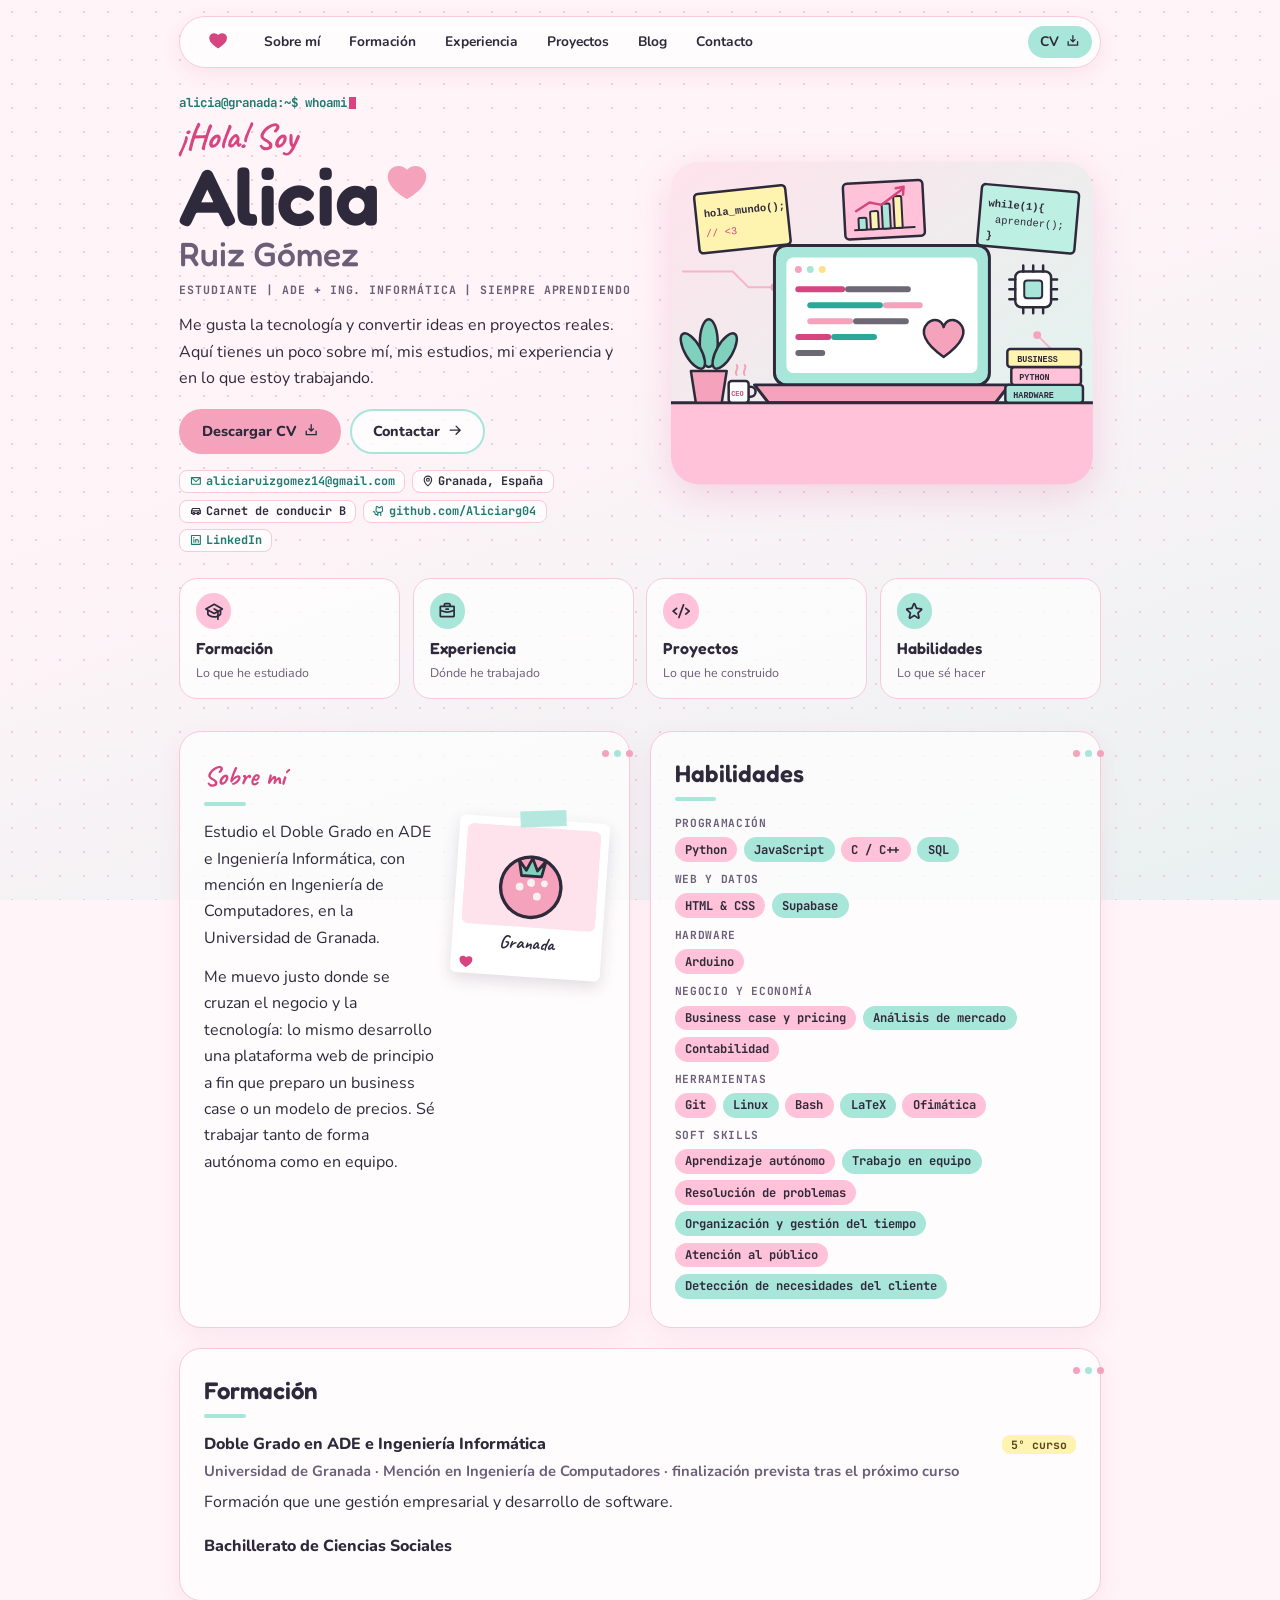
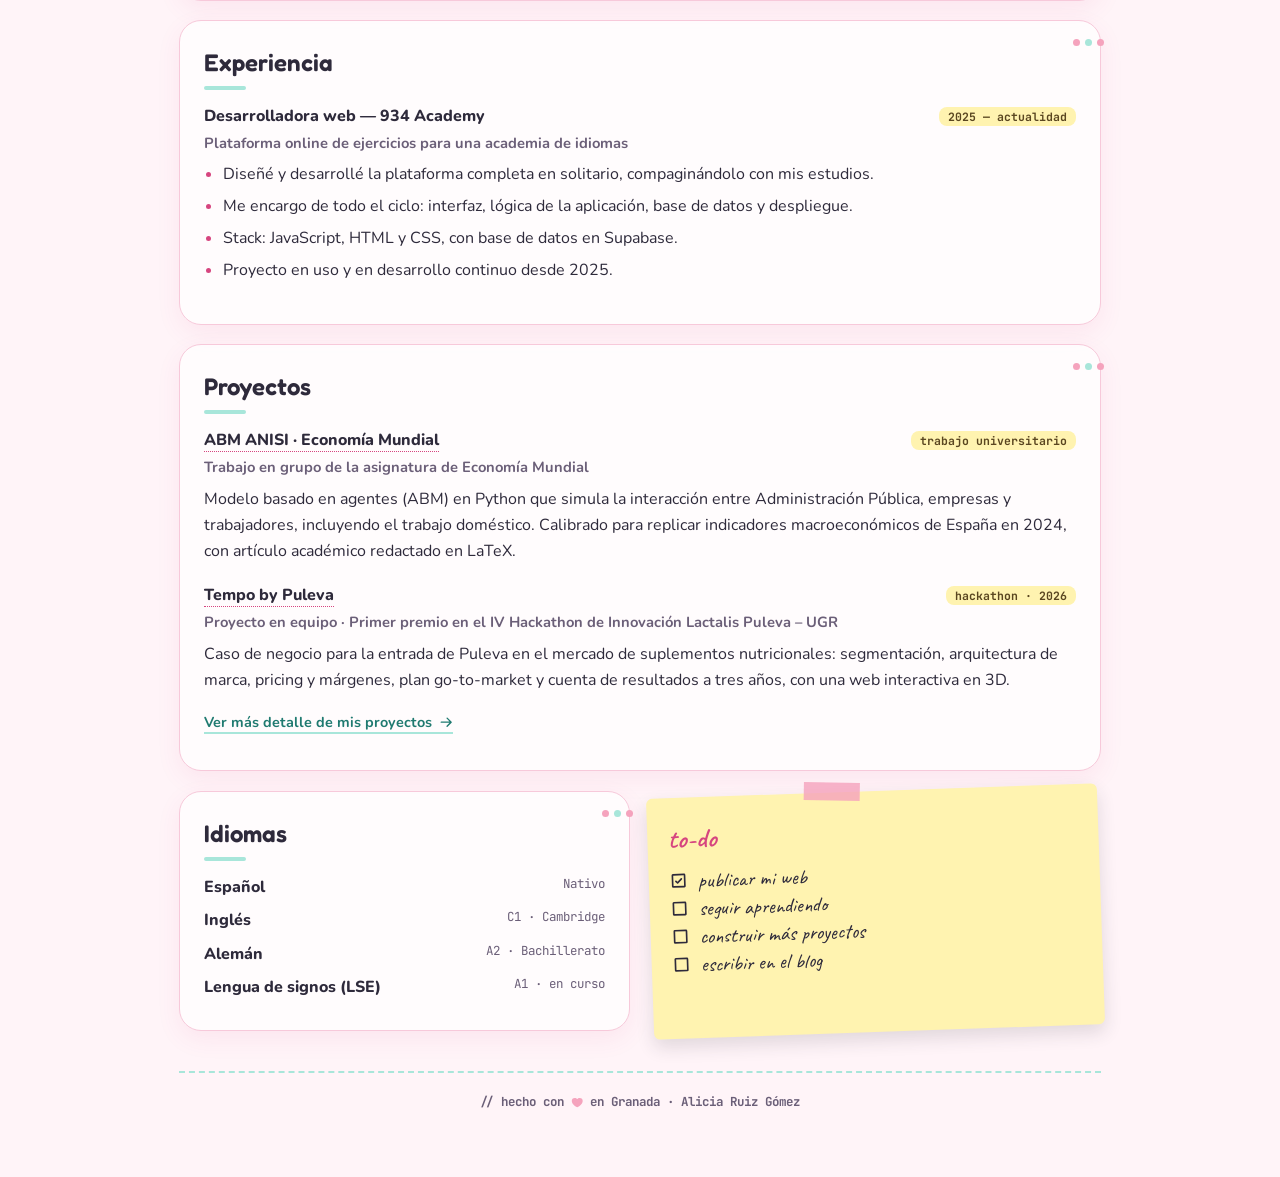
<file: index.html>
<!DOCTYPE html>
<html lang="es"><head><meta charset="UTF-8"><meta name="viewport" content="width=device-width, initial-scale=1, viewport-fit=cover">
<title>Alicia Ruiz Gómez · CV</title><meta name="description" content="Estudiante del Doble Grado en ADE e Ingeniería Informática (mención en Ingeniería de Computadores), UGR. Desarrolladora web. Granada."><meta name="color-scheme" content="light">
<link rel="preconnect" href="https://fonts.googleapis.com"><link rel="preconnect" href="https://fonts.gstatic.com" crossorigin><link href="https://fonts.googleapis.com/css2?family=Caveat:wght@600;700&family=Fredoka:wght@500;600&family=JetBrains+Mono:wght@500;700&family=Nunito:wght@400;600;700;800&display=swap" rel="stylesheet"><link rel="stylesheet" href="style.css"></head><body><div class="wrap">
<nav class="bar" aria-label="Principal"><a href="index.html" class="logo"><svg stroke="currentColor" fill="currentColor" stroke-width="0" viewBox="0 0 256 256" aria-hidden="true" focusable="false" height="1em" width="1em" xmlns="http://www.w3.org/2000/svg"><path d="M240,102c0,70-103.79,126.66-108.21,129a8,8,0,0,1-7.58,0C119.79,228.66,16,172,16,102A62.07,62.07,0,0,1,78,40c20.65,0,38.73,8.88,50,23.89C139.27,48.88,157.35,40,178,40A62.07,62.07,0,0,1,240,102Z"></path></svg></a><a href="index.html#sobre-mi">Sobre mí</a><a href="index.html#formacion">Formación</a><a href="index.html#experiencia">Experiencia</a><a href="proyectos.html">Proyectos</a><a href="blog.html">Blog</a><a href="contacto.html">Contacto</a><a class="cta" href="CV_Alicia_Ruiz_Gomez.pdf" download>CV <svg stroke="currentColor" fill="currentColor" stroke-width="0" viewBox="0 0 256 256" aria-hidden="true" focusable="false" height="1em" width="1em" xmlns="http://www.w3.org/2000/svg"><path d="M228,144v64a12,12,0,0,1-12,12H40a12,12,0,0,1-12-12V144a12,12,0,0,1,24,0v52H204V144a12,12,0,0,1,24,0Zm-108.49,8.49a12,12,0,0,0,17,0l40-40a12,12,0,0,0-17-17L140,115V32a12,12,0,0,0-24,0v83L96.49,95.51a12,12,0,0,0-17,17Z"></path></svg></a></nav>
<header class="hero"><div class="hero-text">
<p class="term">alicia@granada:~$ whoami<span class="cursor"></span></p>
<p class="hi">¡Hola! Soy</p>
<h1>Alicia<span class="heart"><svg stroke="currentColor" fill="currentColor" stroke-width="0" viewBox="0 0 256 256" aria-hidden="true" focusable="false" height="1em" width="1em" xmlns="http://www.w3.org/2000/svg"><path d="M240,102c0,70-103.79,126.66-108.21,129a8,8,0,0,1-7.58,0C119.79,228.66,16,172,16,102A62.07,62.07,0,0,1,78,40c20.65,0,38.73,8.88,50,23.89C139.27,48.88,157.35,40,178,40A62.07,62.07,0,0,1,240,102Z"></path></svg></span><span class="sn">Ruiz Gómez</span></h1>
<p class="role">ESTUDIANTE | ADE + ING. INFORMÁTICA | SIEMPRE APRENDIENDO</p>
<p class="print-only">Doble Grado en ADE e Ingeniería Informática · Mención en Ingeniería de Computadores · Universidad de Granada</p>
<p class="lead">Me gusta la tecnología y convertir ideas en proyectos reales. Aquí tienes un poco sobre mí, mis estudios, mi experiencia y en lo que estoy trabajando.</p>
<div class="btns"><a class="btn" href="CV_Alicia_Ruiz_Gomez.pdf" download>Descargar CV <svg stroke="currentColor" fill="currentColor" stroke-width="0" viewBox="0 0 256 256" aria-hidden="true" focusable="false" height="1em" width="1em" xmlns="http://www.w3.org/2000/svg"><path d="M228,144v64a12,12,0,0,1-12,12H40a12,12,0,0,1-12-12V144a12,12,0,0,1,24,0v52H204V144a12,12,0,0,1,24,0Zm-108.49,8.49a12,12,0,0,0,17,0l40-40a12,12,0,0,0-17-17L140,115V32a12,12,0,0,0-24,0v83L96.49,95.51a12,12,0,0,0-17,17Z"></path></svg></a><a class="btn o" href="contacto.html">Contactar <svg stroke="currentColor" fill="currentColor" stroke-width="0" viewBox="0 0 256 256" aria-hidden="true" focusable="false" height="1em" width="1em" xmlns="http://www.w3.org/2000/svg"><path d="M224.49,136.49l-72,72a12,12,0,0,1-17-17L187,140H40a12,12,0,0,1,0-24H187L135.51,64.48a12,12,0,0,1,17-17l72,72A12,12,0,0,1,224.49,136.49Z"></path></svg></a></div>
<div class="meta"><a href="mailto:aliciaruizgomez14@gmail.com"><svg stroke="currentColor" fill="currentColor" stroke-width="0" viewBox="0 0 256 256" aria-hidden="true" focusable="false" height="1em" width="1em" xmlns="http://www.w3.org/2000/svg"><path d="M224,44H32A12,12,0,0,0,20,56V192a20,20,0,0,0,20,20H216a20,20,0,0,0,20-20V56A12,12,0,0,0,224,44ZM193.15,68,128,127.72,62.85,68ZM44,188V83.28l75.89,69.57a12,12,0,0,0,16.22,0L212,83.28V188Z"></path></svg>aliciaruizgomez14@gmail.com</a><span><svg stroke="currentColor" fill="currentColor" stroke-width="0" viewBox="0 0 256 256" aria-hidden="true" focusable="false" height="1em" width="1em" xmlns="http://www.w3.org/2000/svg"><path d="M128,60a44,44,0,1,0,44,44A44.05,44.05,0,0,0,128,60Zm0,64a20,20,0,1,1,20-20A20,20,0,0,1,128,124Zm0-112a92.1,92.1,0,0,0-92,92c0,77.36,81.64,135.4,85.12,137.83a12,12,0,0,0,13.76,0,259,259,0,0,0,42.18-39C205.15,170.57,220,136.37,220,104A92.1,92.1,0,0,0,128,12Zm31.3,174.71A249.35,249.35,0,0,1,128,216.89a249.35,249.35,0,0,1-31.3-30.18C80,167.37,60,137.31,60,104a68,68,0,0,1,136,0C196,137.31,176,167.37,159.3,186.71Z"></path></svg>Granada, España</span><span><svg viewBox="0 0 24 24" fill="none" stroke="currentColor" stroke-width="2.2" stroke-linecap="round" stroke-linejoin="round" aria-hidden="true" focusable="false" height="1em" width="1em" xmlns="http://www.w3.org/2000/svg"><path d="M5 17H3v-5l2-5h14l2 5v5h-2"/><path d="M3 12h18"/><circle cx="7.5" cy="17" r="2"/><circle cx="16.5" cy="17" r="2"/><path d="M9.5 17h5"/></svg>Carnet de conducir B</span><a href="https://github.com/Aliciarg04" target="_blank" rel="noopener"><svg stroke="currentColor" fill="currentColor" stroke-width="0" viewBox="0 0 256 256" aria-hidden="true" focusable="false" height="1em" width="1em" xmlns="http://www.w3.org/2000/svg"><path d="M212.62,75.17A63.7,63.7,0,0,0,206.39,26,12,12,0,0,0,196,20a63.71,63.71,0,0,0-50,24H126A63.71,63.71,0,0,0,76,20a12,12,0,0,0-10.39,6,63.7,63.7,0,0,0-6.23,49.17A61.5,61.5,0,0,0,52,104v8a60.1,60.1,0,0,0,45.76,58.28A43.66,43.66,0,0,0,92,192v4H76a20,20,0,0,1-20-20,44.05,44.05,0,0,0-44-44,12,12,0,0,0,0,24,20,20,0,0,1,20,20,44.05,44.05,0,0,0,44,44H92v12a12,12,0,0,0,24,0V192a20,20,0,0,1,40,0v40a12,12,0,0,0,24,0V192a43.66,43.66,0,0,0-5.76-21.72A60.1,60.1,0,0,0,220,112v-8A61.5,61.5,0,0,0,212.62,75.17ZM196,112a36,36,0,0,1-36,36H112a36,36,0,0,1-36-36v-8a37.87,37.87,0,0,1,6.13-20.12,11.65,11.65,0,0,0,1.58-11.49,39.9,39.9,0,0,1-.4-27.72,39.87,39.87,0,0,1,26.41,17.8A12,12,0,0,0,119.82,68h32.35a12,12,0,0,0,10.11-5.53,39.84,39.84,0,0,1,26.41-17.8,39.9,39.9,0,0,1-.4,27.72,12,12,0,0,0,1.61,11.53A37.85,37.85,0,0,1,196,104Z"></path></svg>github.com/Aliciarg04</a><a href="https://www.linkedin.com/in/alicia-ruiz-g%C3%B3mez-1591bb43b/" target="_blank" rel="noopener"><svg stroke="currentColor" fill="currentColor" stroke-width="0" viewBox="0 0 256 256" aria-hidden="true" focusable="false" height="1em" width="1em" xmlns="http://www.w3.org/2000/svg"><path d="M216,20H40A20,20,0,0,0,20,40V216a20,20,0,0,0,20,20H216a20,20,0,0,0,20-20V40A20,20,0,0,0,216,20Zm-4,192H44V44H212ZM112,176V120a12,12,0,0,1,21.43-7.41A40,40,0,0,1,192,148v28a12,12,0,0,1-24,0V148a16,16,0,0,0-32,0v28a12,12,0,0,1-24,0ZM96,120v56a12,12,0,0,1-24,0V120a12,12,0,0,1,24,0ZM68,80A16,16,0,1,1,84,96,16,16,0,0,1,68,80Z"></path></svg>LinkedIn</a></div>
</div><div class="hero-art"><svg viewBox="0 0 440 340" role="img" aria-label="Ilustración de un portátil con código, libros, una planta, una taza y notas adhesivas, una de ellas con un gráfico de crecimiento"><defs><linearGradient id="g" x1="0" y1="0" x2="1" y2="1"><stop offset="0" stop-color="#FFE3EC"/><stop offset="1" stop-color="#DDF6EF"/></linearGradient></defs>
<rect x="8" y="8" width="424" height="324" rx="28" fill="url(#g)"/>
<g fill="none" stroke="#F5A3BD" stroke-width="2" opacity=".75" stroke-linecap="round"><path d="M20 118h50l16 16h22"/><path d="M420 196h-30l-14-14"/><path d="M40 300h60l14-14"/></g><g fill="#F5A3BD"><circle cx="112" cy="134" r="4"/><circle cx="376" cy="182" r="4"/><circle cx="114" cy="286" r="4"/></g>
<g transform="rotate(-6 76 68)"><rect x="34" y="36" width="92" height="60" rx="4" fill="#FFF3B0" stroke="#2E2A3B" stroke-width="2.5"/><text x="42" y="60" font-family="monospace" font-size="10.5" font-weight="700" fill="#2E2A3B">hola_mundo();</text><text x="42" y="80" font-family="monospace" font-size="10.5" fill="#D6457F">// &lt;3</text></g>
<g transform="rotate(5 366 64)"><rect x="318" y="34" width="98" height="62" rx="4" fill="#BDEFE3" stroke="#2E2A3B" stroke-width="2.5"/><text x="326" y="56" font-family="monospace" font-size="10.5" font-weight="700" fill="#2E2A3B">while(1){</text><text x="334" y="72" font-family="monospace" font-size="10.5" fill="#2E2A3B">aprender();</text><text x="326" y="88" font-family="monospace" font-size="10.5" font-weight="700" fill="#2E2A3B">}</text></g>
<rect x="112" y="92" width="216" height="140" rx="12" fill="#A8E6DA" stroke="#2E2A3B" stroke-width="3"/><rect x="124" y="104" width="192" height="116" rx="7" fill="#fff"/>
<circle cx="136" cy="116" r="3.5" fill="#F5A3BD"/><circle cx="148" cy="116" r="3.5" fill="#A8E6DA"/><circle cx="160" cy="116" r="3.5" fill="#FFE18A"/>
<g stroke-linecap="round" stroke-width="6" fill="none"><path d="M136 136h44" stroke="#D6457F"/><path d="M186 136h60" stroke="#2E2A3B" opacity=".7"/><path d="M148 152h70" stroke="#2AA89A"/><path d="M224 152h34" stroke="#F5A3BD"/><path d="M148 168h40" stroke="#F5A3BD"/><path d="M194 168h50" stroke="#2E2A3B" opacity=".7"/><path d="M136 184h30" stroke="#D6457F"/><path d="M172 184h40" stroke="#2AA89A"/><path d="M136 200h24" stroke="#2E2A3B" opacity=".7"/></g>
<path d="M282 204C262 190 258 178 266 170C272 164 280 167 282 174C284 167 292 164 298 170C306 178 302 190 282 204Z" fill="#F5A3BD" stroke="#2E2A3B" stroke-width="2.5" stroke-linejoin="round"/>
<path d="M92 232h256l-14 18H106z" fill="#F5A3BD" stroke="#2E2A3B" stroke-width="3" stroke-linejoin="round"/>
<path d="M8 250h424v54a28 28 0 0 1-28 28H36a28 28 0 0 1-28-28z" fill="#FFC2D8"/><path d="M8 250h424" stroke="#2E2A3B" stroke-width="3"/>
<g stroke="#2E2A3B" stroke-width="2.5"><rect x="344" y="232" width="78" height="18" rx="3" fill="#A8E6DA"/><rect x="350" y="214" width="70" height="18" rx="3" fill="#FFC2D8"/><rect x="346" y="196" width="74" height="18" rx="3" fill="#FFF3B0"/></g>
<g font-family="monospace" font-size="8.5" font-weight="700" fill="#2E2A3B"><text x="352" y="245">HARDWARE</text><text x="358" y="227">PYTHON</text><text x="356" y="209">BUSINESS</text></g>
<g transform="rotate(-3 222 57)"><rect x="182" y="28" width="80" height="56" rx="4" fill="#FFC2D8" stroke="#2E2A3B" stroke-width="2.5"/><path d="M192 75h60" stroke="#2E2A3B" stroke-width="2" stroke-linecap="round"/><g stroke="#2E2A3B" stroke-width="2"><rect x="196" y="63" width="8" height="12" rx="1.5" fill="#A8E6DA"/><rect x="208" y="57" width="8" height="18" rx="1.5" fill="#FFF3B0"/><rect x="220" y="50" width="8" height="25" rx="1.5" fill="#A8E6DA"/><rect x="232" y="43" width="8" height="32" rx="1.5" fill="#FFF3B0"/></g><path d="M194 56l14-8 12 3 22-15" fill="none" stroke="#D6457F" stroke-width="2.5" stroke-linecap="round" stroke-linejoin="round"/><path d="M235 35l8-1-1 8" fill="none" stroke="#D6457F" stroke-width="2.5" stroke-linecap="round" stroke-linejoin="round"/></g>
<g><path d="M74 222c-3-4 3-6 0-10M82 222c-3-4 3-6 0-10" fill="none" stroke="#F5A3BD" stroke-width="2" stroke-linecap="round"/><path d="M86 234h2a5 5 0 0 1 0 10h-2" fill="none" stroke="#2E2A3B" stroke-width="2.5"/><rect x="66" y="228" width="20" height="22" rx="3" fill="#fff" stroke="#2E2A3B" stroke-width="2.5"/><text x="68.5" y="243" font-family="monospace" font-size="7" font-weight="700" fill="#D6457F">CEO</text></g>
<path d="M28 218h36l-5 32H33z" fill="#F5A3BD" stroke="#2E2A3B" stroke-width="2.5" stroke-linejoin="round"/>
<g fill="#7FD1BD" stroke="#2E2A3B" stroke-width="2.5"><ellipse cx="46" cy="190" rx="9" ry="24"/><ellipse cx="30" cy="198" rx="8" ry="20" transform="rotate(-30 30 198)"/><ellipse cx="62" cy="198" rx="8" ry="20" transform="rotate(30 62 198)"/></g>
<g transform="translate(348 112)"><rect x="6" y="6" width="36" height="36" rx="6" fill="#fff" stroke="#2E2A3B" stroke-width="2.5"/><rect x="15" y="15" width="18" height="18" rx="3" fill="#A8E6DA" stroke="#2E2A3B" stroke-width="2"/><path d="M14 0v6M24 0v6M34 0v6M14 42v6M24 42v6M34 42v6M0 14h6M0 24h6M0 34h6M42 14h6M42 24h6M42 34h6" stroke="#2E2A3B" stroke-width="2.5" stroke-linecap="round"/></g></svg></div></header>
<div class="quick"><a href="#formacion"><span class="ic"><svg stroke="currentColor" fill="currentColor" stroke-width="0" viewBox="0 0 256 256" aria-hidden="true" focusable="false" height="1em" width="1em" xmlns="http://www.w3.org/2000/svg"><path d="M249.8,85.49l-116-64a12,12,0,0,0-11.6,0l-116,64a12,12,0,0,0,0,21l21.8,12v47.76a19.89,19.89,0,0,0,5.09,13.32C46.63,194.7,77,220,128,220a136.88,136.88,0,0,0,40-5.75V240a12,12,0,0,0,24,0V204.12a119.53,119.53,0,0,0,30.91-24.51A19.89,19.89,0,0,0,228,166.29V118.53l21.8-12a12,12,0,0,0,0-21ZM128,45.71,219.16,96,186,114.3a1.88,1.88,0,0,1-.18-.12l-52-28.69a12,12,0,0,0-11.6,21l39,21.49L128,146.3,36.84,96ZM128,196c-40.42,0-64.65-19.07-76-31.27v-33l70.2,38.74a12,12,0,0,0,11.6,0L168,151.64v37.23A110.46,110.46,0,0,1,128,196Zm76-31.27a93.21,93.21,0,0,1-12,10.81V138.39l12-6.62Z"></path></svg></span><b>Formación</b><small>Lo que he estudiado</small></a><a href="#experiencia"><span class="ic"><svg stroke="currentColor" fill="currentColor" stroke-width="0" viewBox="0 0 256 256" aria-hidden="true" focusable="false" height="1em" width="1em" xmlns="http://www.w3.org/2000/svg"><path d="M100,100a12,12,0,0,1,12-12h32a12,12,0,0,1,0,24H112A12,12,0,0,1,100,100ZM236,68V196a20,20,0,0,1-20,20H40a20,20,0,0,1-20-20V68A20,20,0,0,1,40,48H76V40a28,28,0,0,1,28-28h48a28,28,0,0,1,28,28v8h36A20,20,0,0,1,236,68ZM100,48h56V40a4,4,0,0,0-4-4H104a4,4,0,0,0-4,4ZM44,72v35.23A180.06,180.06,0,0,0,128,128a180,180,0,0,0,84-20.78V72ZM212,192V133.94A204.27,204.27,0,0,1,128,152a204.21,204.21,0,0,1-84-18.06V192Z"></path></svg></span><b>Experiencia</b><small>Dónde he trabajado</small></a><a href="proyectos.html"><span class="ic"><svg stroke="currentColor" fill="currentColor" stroke-width="0" viewBox="0 0 256 256" aria-hidden="true" focusable="false" height="1em" width="1em" xmlns="http://www.w3.org/2000/svg"><path d="M71.68,97.22,34.74,128l36.94,30.78a12,12,0,1,1-15.36,18.44l-48-40a12,12,0,0,1,0-18.44l48-40A12,12,0,0,1,71.68,97.22Zm176,21.56-48-40a12,12,0,1,0-15.36,18.44L221.26,128l-36.94,30.78a12,12,0,1,0,15.36,18.44l48-40a12,12,0,0,0,0-18.44ZM164.1,28.72a12,12,0,0,0-15.38,7.18l-64,176a12,12,0,0,0,7.18,15.37A11.79,11.79,0,0,0,96,228a12,12,0,0,0,11.28-7.9l64-176A12,12,0,0,0,164.1,28.72Z"></path></svg></span><b>Proyectos</b><small>Lo que he construido</small></a><a href="#skills"><span class="ic"><svg stroke="currentColor" fill="currentColor" stroke-width="0" viewBox="0 0 256 256" aria-hidden="true" focusable="false" height="1em" width="1em" xmlns="http://www.w3.org/2000/svg"><path d="M243,96a20.33,20.33,0,0,0-17.74-14l-56.59-4.57L146.83,24.62a20.36,20.36,0,0,0-37.66,0L87.35,77.44,30.76,82A20.45,20.45,0,0,0,19.1,117.88l43.18,37.24-13.2,55.7A20.37,20.37,0,0,0,79.57,233L128,203.19,176.43,233a20.39,20.39,0,0,0,30.49-22.15l-13.2-55.7,43.18-37.24A20.43,20.43,0,0,0,243,96ZM172.53,141.7a12,12,0,0,0-3.84,11.86L181.58,208l-47.29-29.08a12,12,0,0,0-12.58,0L74.42,208l12.89-54.4a12,12,0,0,0-3.84-11.86L41.2,105.24l55.4-4.47a12,12,0,0,0,10.13-7.38L128,41.89l21.27,51.5a12,12,0,0,0,10.13,7.38l55.4,4.47Z"></path></svg></span><b>Habilidades</b><small>Lo que sé hacer</small></a></div>
<div class="grid"><section class="card dots" id="sobre-mi"><h2><span class="hand">Sobre mí</span></h2><div class="about"><div><p class="no-print">Estudio el Doble Grado en ADE e Ingeniería Informática, con mención en Ingeniería de Computadores, en la Universidad de Granada.</p><p>Me muevo justo donde se cruzan el negocio y la tecnología: lo mismo desarrollo una plataforma web de principio a fin que preparo un business case o un modelo de precios. Sé trabajar tanto de forma autónoma como en equipo.</p></div><div class="postal"><svg viewBox="0 0 120 90" aria-hidden="true"><rect width="120" height="90" rx="6" fill="#FFE3EC"/><circle cx="60" cy="54" r="27" fill="#F5A3BD" stroke="#2E2A3B" stroke-width="3"/><path d="M48 30l7 9 5-11 5 11 7-9-3 14H51z" fill="#7FD1BD" stroke="#2E2A3B" stroke-width="2.5" stroke-linejoin="round"/><circle cx="50" cy="54" r="3.5" fill="#fff" opacity=".85"/><circle cx="66" cy="62" r="3.5" fill="#fff" opacity=".85"/><circle cx="60" cy="50" r="3.5" fill="#fff" opacity=".85"/><circle cx="72" cy="50" r="3" fill="#fff" opacity=".85"/></svg><span>Granada <svg stroke="currentColor" fill="currentColor" stroke-width="0" viewBox="0 0 256 256" aria-hidden="true" focusable="false" height="1em" width="1em" xmlns="http://www.w3.org/2000/svg"><path d="M240,102c0,70-103.79,126.66-108.21,129a8,8,0,0,1-7.58,0C119.79,228.66,16,172,16,102A62.07,62.07,0,0,1,78,40c20.65,0,38.73,8.88,50,23.89C139.27,48.88,157.35,40,178,40A62.07,62.07,0,0,1,240,102Z"></path></svg></span></div></div></section>
<section class="card dots" id="skills"><h2>Habilidades</h2><div class="chips-t">PROGRAMACIÓN</div><div class="chips"><span class="chip">Python</span><span class="chip">JavaScript</span><span class="chip">C / C++</span><span class="chip">SQL</span></div><div class="chips-t">WEB Y DATOS</div><div class="chips"><span class="chip">HTML &amp; CSS</span><span class="chip">Supabase</span></div><div class="chips-t">HARDWARE</div><div class="chips"><span class="chip">Arduino</span></div><div class="chips-t">NEGOCIO Y ECONOMÍA</div><div class="chips"><span class="chip">Business case y pricing</span><span class="chip">Análisis de mercado</span><span class="chip">Contabilidad</span></div><div class="chips-t">HERRAMIENTAS</div><div class="chips"><span class="chip">Git</span><span class="chip">Linux</span><span class="chip">Bash</span><span class="chip">LaTeX</span><span class="chip">Ofimática</span></div><div class="chips-t">SOFT SKILLS</div><div class="chips"><span class="chip">Aprendizaje autónomo</span><span class="chip">Trabajo en equipo</span><span class="chip">Resolución de problemas</span><span class="chip">Organización y gestión del tiempo</span><span class="chip">Atención al público</span><span class="chip">Detección de necesidades del cliente</span></div></section></div>
<section class="card dots" id="formacion"><h2>Formación</h2><div class="entry"><div class="entry-head"><span class="entry-title">Doble Grado en ADE e Ingeniería Informática</span><span class="entry-when">5º curso</span></div><p class="entry-sub">Universidad de Granada · Mención en Ingeniería de Computadores · finalización prevista tras el próximo curso</p><p>Formación que une gestión empresarial y desarrollo de software.</p></div><div class="entry"><div class="entry-head"><span class="entry-title">Bachillerato de Ciencias Sociales</span></div></div></section>
<section class="card dots" id="experiencia"><h2>Experiencia</h2><div class="entry"><div class="entry-head"><span class="entry-title">Desarrolladora web — 934 Academy</span><span class="entry-when">2025 — actualidad</span></div><p class="entry-sub">Plataforma online de ejercicios para una academia de idiomas</p><ul><li>Diseñé y desarrollé la plataforma completa en solitario, compaginándolo con mis estudios.</li><li>Me encargo de todo el ciclo: interfaz, lógica de la aplicación, base de datos y despliegue.</li><li>Stack: JavaScript, HTML y CSS, con base de datos en Supabase.</li><li>Proyecto en uso y en desarrollo continuo desde 2025.</li></ul></div></section>
<section class="card dots" id="proyectos"><h2>Proyectos</h2><div class="entry"><div class="entry-head"><span class="entry-title"><a href="https://github.com/Aliciarg04/abm-anisi-spain" target="_blank" rel="noopener">ABM ANISI · Economía Mundial</a></span><span class="entry-when">trabajo universitario</span></div><p class="entry-sub">Trabajo en grupo de la asignatura de Economía Mundial</p><p>Modelo basado en agentes (ABM) en Python que simula la interacción entre Administración Pública, empresas y trabajadores, incluyendo el trabajo doméstico. Calibrado para replicar indicadores macroeconómicos de España en 2024, con artículo académico redactado en LaTeX.</p></div><div class="entry"><div class="entry-head"><span class="entry-title"><a href="https://github.com/Aliciarg04/tempo-puleva" target="_blank" rel="noopener">Tempo by Puleva</a></span><span class="entry-when">hackathon · 2026</span></div><p class="entry-sub">Proyecto en equipo · Primer premio en el IV Hackathon de Innovación Lactalis Puleva – UGR</p><p>Caso de negocio para la entrada de Puleva en el mercado de suplementos nutricionales: segmentación, arquitectura de marca, pricing y márgenes, plan go-to-market y cuenta de resultados a tres años, con una web interactiva en 3D.</p></div><p class="note"><a href="proyectos.html">Ver más detalle de mis proyectos <svg stroke="currentColor" fill="currentColor" stroke-width="0" viewBox="0 0 256 256" aria-hidden="true" focusable="false" height="1em" width="1em" xmlns="http://www.w3.org/2000/svg"><path d="M224.49,136.49l-72,72a12,12,0,0,1-17-17L187,140H40a12,12,0,0,1,0-24H187L135.51,64.48a12,12,0,0,1,17-17l72,72A12,12,0,0,1,224.49,136.49Z"></path></svg></a></p></section>
<div class="grid"><section class="card dots"><h2>Idiomas</h2><div class="lang-row"><span>Español</span><span>Nativo</span></div><div class="lang-row"><span>Inglés</span><span>C1 · Cambridge</span></div><div class="lang-row"><span>Alemán</span><span>A2 · Bachillerato</span></div><div class="lang-row"><span>Lengua de signos (LSE)</span><span>A1 · en curso</span></div></section>
<aside class="sticky"><h3>to-do</h3><ul><li><svg stroke="currentColor" fill="currentColor" stroke-width="0" viewBox="0 0 256 256" aria-hidden="true" focusable="false" height="1em" width="1em" xmlns="http://www.w3.org/2000/svg"><path d="M79.51,144.49a12,12,0,1,1,17-17L112,143l47.51-47.52a12,12,0,0,1,17,17l-56,56a12,12,0,0,1-17,0ZM228,48V208a20,20,0,0,1-20,20H48a20,20,0,0,1-20-20V48A20,20,0,0,1,48,28H208A20,20,0,0,1,228,48Zm-24,4H52V204H204Z"></path></svg> publicar mi web</li><li><svg stroke="currentColor" fill="currentColor" stroke-width="0" viewBox="0 0 256 256" aria-hidden="true" focusable="false" height="1em" width="1em" xmlns="http://www.w3.org/2000/svg"><path d="M208,28H48A20,20,0,0,0,28,48V208a20,20,0,0,0,20,20H208a20,20,0,0,0,20-20V48A20,20,0,0,0,208,28Zm-4,176H52V52H204Z"></path></svg> seguir aprendiendo</li><li><svg stroke="currentColor" fill="currentColor" stroke-width="0" viewBox="0 0 256 256" aria-hidden="true" focusable="false" height="1em" width="1em" xmlns="http://www.w3.org/2000/svg"><path d="M208,28H48A20,20,0,0,0,28,48V208a20,20,0,0,0,20,20H208a20,20,0,0,0,20-20V48A20,20,0,0,0,208,28Zm-4,176H52V52H204Z"></path></svg> construir más proyectos</li><li><svg stroke="currentColor" fill="currentColor" stroke-width="0" viewBox="0 0 256 256" aria-hidden="true" focusable="false" height="1em" width="1em" xmlns="http://www.w3.org/2000/svg"><path d="M208,28H48A20,20,0,0,0,28,48V208a20,20,0,0,0,20,20H208a20,20,0,0,0,20-20V48A20,20,0,0,0,208,28Zm-4,176H52V52H204Z"></path></svg> escribir en el blog</li></ul></aside></div>
<footer>// hecho con <svg stroke="currentColor" fill="currentColor" stroke-width="0" viewBox="0 0 256 256" aria-hidden="true" focusable="false" height="1em" width="1em" xmlns="http://www.w3.org/2000/svg"><path d="M240,102c0,70-103.79,126.66-108.21,129a8,8,0,0,1-7.58,0C119.79,228.66,16,172,16,102A62.07,62.07,0,0,1,78,40c20.65,0,38.73,8.88,50,23.89C139.27,48.88,157.35,40,178,40A62.07,62.07,0,0,1,240,102Z"></path></svg> en Granada · Alicia Ruiz Gómez</footer></div></body></html>
</file>
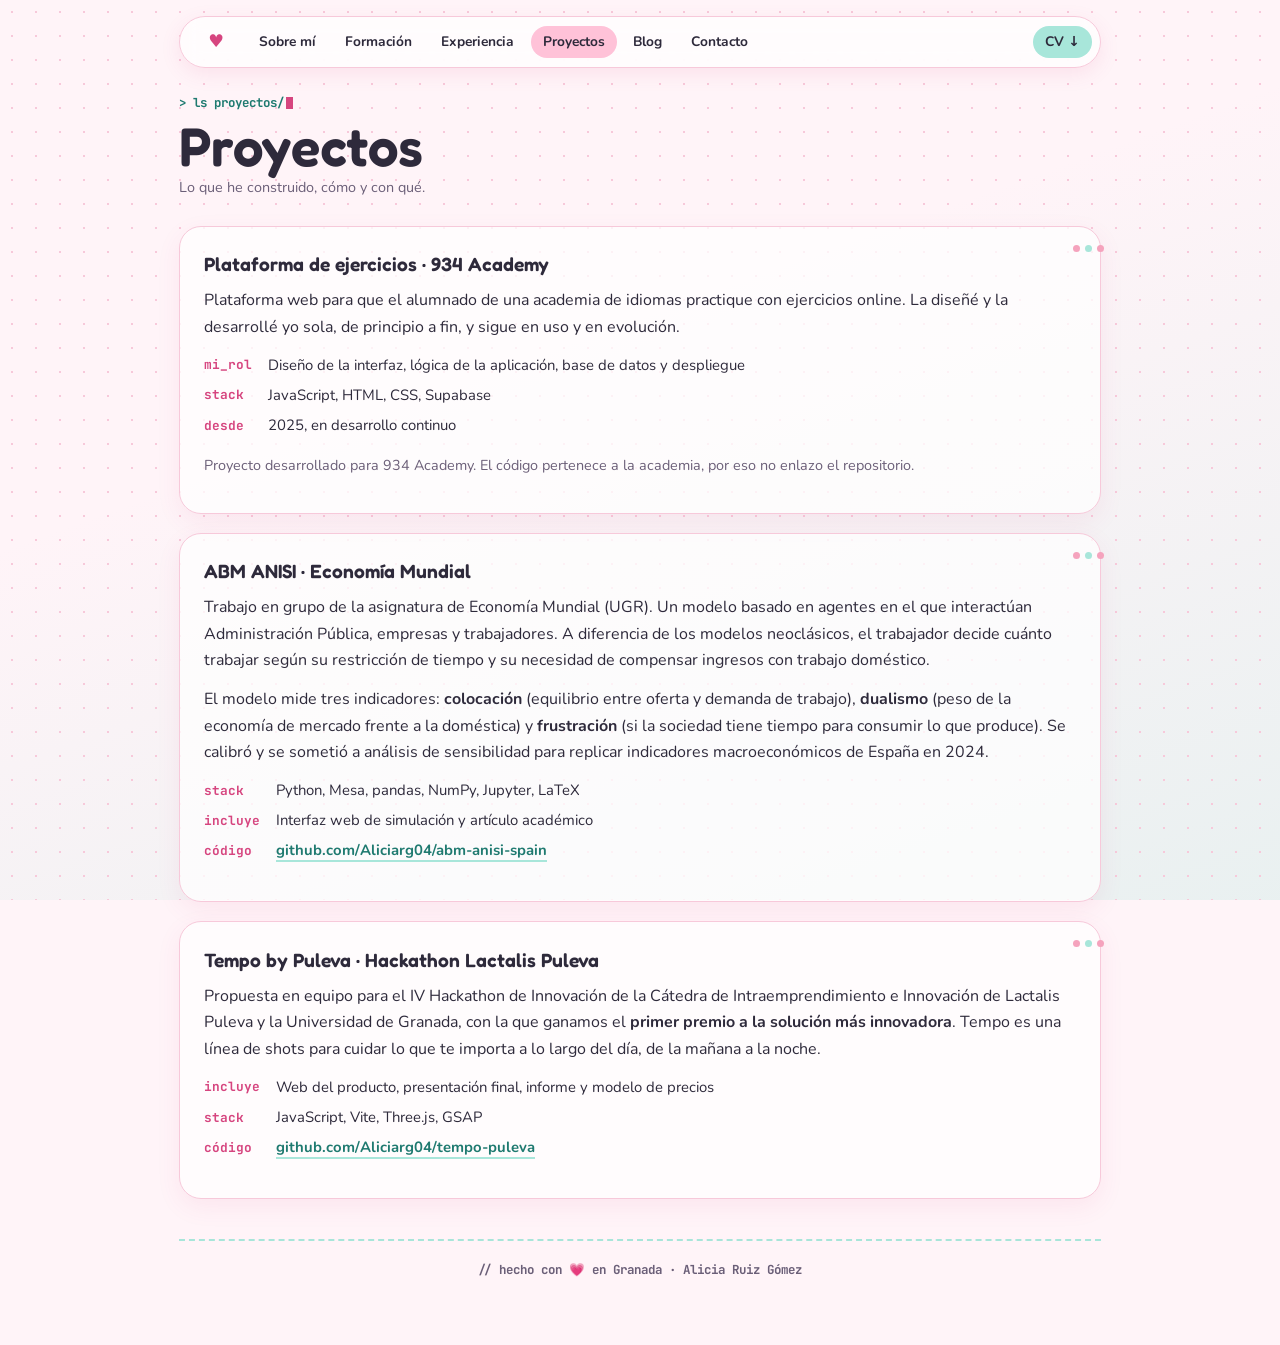
<file: proyectos.html>
<!DOCTYPE html>
<html lang="es"><head><meta charset="UTF-8"><meta name="viewport" content="width=device-width, initial-scale=1, viewport-fit=cover">
<title>Proyectos · Alicia Ruiz Gómez</title><meta name="description" content="Proyectos de Alicia Ruiz Gómez: plataforma web para una academia de idiomas y modelo basado en agentes en Python y propuesta ganadora de un hackathon de innovación."><meta name="color-scheme" content="light dark">
<link rel="preconnect" href="https://fonts.googleapis.com"><link rel="preconnect" href="https://fonts.gstatic.com" crossorigin><link href="https://fonts.googleapis.com/css2?family=Caveat:wght@600;700&family=Fredoka:wght@500;600&family=JetBrains+Mono:wght@500;700&family=Nunito:wght@400;600;700;800&display=swap" rel="stylesheet"><link rel="stylesheet" href="style.css"></head><body><div class="wrap">
<nav class="bar" aria-label="Principal"><a href="index.html" class="logo">♥</a><a href="index.html#sobre-mi">Sobre mí</a><a href="index.html#formacion">Formación</a><a href="index.html#experiencia">Experiencia</a><a href="proyectos.html" aria-current="page">Proyectos</a><a href="blog.html">Blog</a><a href="contacto.html">Contacto</a><a class="cta" href="CV_Alicia_Ruiz_Gomez.pdf" download>CV ↓</a></nav>
<header class="page-h"><p class="term">&gt; ls proyectos/<span class="cursor"></span></p><h1>Proyectos</h1><p class="note">Lo que he construido, cómo y con qué.</p></header><section class="card dots"><h3>Plataforma de ejercicios · 934 Academy</h3><p>Plataforma web para que el alumnado de una academia de idiomas practique con ejercicios online. La diseñé y la desarrollé yo sola, de principio a fin, y sigue en uso y en evolución.</p><dl><dt>mi_rol</dt><dd>Diseño de la interfaz, lógica de la aplicación, base de datos y despliegue</dd><dt>stack</dt><dd>JavaScript, HTML, CSS, Supabase</dd><dt>desde</dt><dd>2025, en desarrollo continuo</dd></dl><p class="note">Proyecto desarrollado para 934 Academy. El código pertenece a la academia, por eso no enlazo el repositorio.</p></section><section class="card dots"><h3>ABM ANISI · Economía Mundial</h3><p>Trabajo en grupo de la asignatura de Economía Mundial (UGR). Un modelo basado en agentes en el que interactúan Administración Pública, empresas y trabajadores. A diferencia de los modelos neoclásicos, el trabajador decide cuánto trabajar según su restricción de tiempo y su necesidad de compensar ingresos con trabajo doméstico.</p><p>El modelo mide tres indicadores: <strong>colocación</strong> (equilibrio entre oferta y demanda de trabajo), <strong>dualismo</strong> (peso de la economía de mercado frente a la doméstica) y <strong>frustración</strong> (si la sociedad tiene tiempo para consumir lo que produce). Se calibró y se sometió a análisis de sensibilidad para replicar indicadores macroeconómicos de España en 2024.</p><dl><dt>stack</dt><dd>Python, Mesa, pandas, NumPy, Jupyter, LaTeX</dd><dt>incluye</dt><dd>Interfaz web de simulación y artículo académico</dd><dt>código</dt><dd><a href="https://github.com/Aliciarg04/abm-anisi-spain" target="_blank" rel="noopener">github.com/Aliciarg04/abm-anisi-spain</a></dd></dl></section><section class="card dots"><h3>Tempo by Puleva · Hackathon Lactalis Puleva</h3><p>Propuesta en equipo para el IV Hackathon de Innovación de la Cátedra de Intraemprendimiento e Innovación de Lactalis Puleva y la Universidad de Granada, con la que ganamos el <strong>primer premio a la solución más innovadora</strong>. Tempo es una línea de shots para cuidar lo que te importa a lo largo del día, de la mañana a la noche.</p><dl><dt>incluye</dt><dd>Web del producto, presentación final, informe y modelo de precios</dd><dt>stack</dt><dd>JavaScript, Vite, Three.js, GSAP</dd><dt>código</dt><dd><a href="https://github.com/Aliciarg04/tempo-puleva" target="_blank" rel="noopener">github.com/Aliciarg04/tempo-puleva</a></dd></dl></section>
<footer>// hecho con 💗 en Granada · Alicia Ruiz Gómez</footer></div></body></html>
</file>
<file: style.css>
:root{
  --bg:#FFF4F8; --glass:rgba(255,255,255,.74); --line:#F7C9DA; --ink:#2E2A3B; --ink-soft:#6B5F78;
  --pink:#FFC2D8; --pink-mid:#F5A3BD; --pink-deep:#D6457F; --mint:#A8E6DA; --mint-deep:#1F7A70; --sun:#FFF3B0;
  --mono:'JetBrains Mono',ui-monospace,Menlo,Consolas,monospace; --hand:'Caveat','Comic Sans MS',cursive;
  box-sizing:border-box; padding-top:env(safe-area-inset-top,0px); padding-bottom:env(safe-area-inset-bottom,0px);
}

*{box-sizing:border-box}
html{scroll-behavior:smooth;scroll-padding-top:5rem}
body{margin:0;color:var(--ink);font-family:'Nunito',system-ui,sans-serif;line-height:1.65;-webkit-font-smoothing:antialiased;
  background-color:var(--bg);background-image:radial-gradient(var(--line) 1.4px,transparent 1.4px),linear-gradient(160deg,transparent 40%,rgba(168,230,218,.25));background-size:24px 24px,100% 100%;background-attachment:fixed}
.wrap{max-width:960px;margin:0 auto;padding:1rem 1.2rem 4rem}
a{color:var(--mint-deep);text-decoration:none;font-weight:700;border-bottom:2px solid var(--mint)}
a:hover{background:var(--mint);color:var(--ink)}
.bar{position:sticky;top:.6rem;z-index:5;display:flex;align-items:center;flex-wrap:wrap;gap:.2rem .3rem;background:var(--glass);backdrop-filter:blur(10px);-webkit-backdrop-filter:blur(10px);border:1.5px solid var(--line);border-radius:999px;padding:.35rem .5rem .35rem 1rem;box-shadow:0 6px 20px rgba(214,69,127,.1);margin-bottom:1.6rem}
.bar .logo{color:var(--pink-deep);font-size:1.1rem;border:0;margin-right:.4rem}
.bar a{border:0;color:var(--ink);font-size:.86rem;font-weight:700;padding:.3rem .75rem;border-radius:999px}
.bar a:hover,.bar a[aria-current="page"]{background:var(--pink)}
.bar .cta{margin-left:auto;background:var(--mint);color:var(--ink)}
.bar .cta:hover{background:var(--pink-mid)}
.hero{display:grid;grid-template-columns:1.05fr 1fr;gap:1.5rem;align-items:center;margin-bottom:1.6rem}
.term{font-family:var(--mono);font-size:.78rem;color:var(--mint-deep);font-weight:700;margin:0 0 .3rem}
.cursor{display:inline-block;width:.55em;height:1em;background:var(--pink-deep);vertical-align:-2px;margin-left:2px;animation:blink 1.1s steps(1) infinite}
@keyframes blink{50%{opacity:0}}
@media (prefers-reduced-motion:reduce){.cursor{animation:none}html{scroll-behavior:auto}}
.hi{font-family:var(--hand);font-size:2.2rem;color:var(--pink-deep);margin:0;line-height:1;font-weight:700}
h1{font-family:'Fredoka','Nunito',sans-serif;font-weight:600;font-size:clamp(3.4rem,10vw,5rem);line-height:1;margin:.1rem 0 .2rem;color:var(--ink)}
h1 .heart{color:var(--pink-mid);font-size:.55em;vertical-align:.5em;margin-left:.1em}
h1 .sn{display:block;font-size:.42em;color:var(--ink-soft);font-weight:500;margin-top:.1rem}
.role{font-family:var(--mono);font-size:.72rem;letter-spacing:.08em;color:var(--ink-soft);font-weight:700;margin:.6rem 0 .8rem}
.lead{max-width:44ch;margin:0 0 1.1rem}
.btns{display:flex;flex-wrap:wrap;gap:.6rem;margin-bottom:1rem}
.btn{display:inline-block;padding:.55rem 1.3rem;border-radius:999px;font-weight:800;font-size:.9rem;border:2px solid var(--pink-mid);background:var(--pink-mid);color:#2E2A3B}
.btn:hover{background:var(--pink-deep);border-color:var(--pink-deep);color:#fff}
.btn.o{background:var(--glass);border-color:var(--mint);color:var(--ink)}
.btn.o:hover{background:var(--mint);color:var(--ink)}
.meta{display:flex;flex-wrap:wrap;gap:.4rem;font-family:var(--mono);font-size:.74rem}
.meta>*{background:var(--glass);border:1.5px solid var(--line);border-radius:8px;padding:.05rem .6rem;color:var(--ink);font-weight:700}
.meta a{color:var(--mint-deep)}
.hero-art svg{width:100%;height:auto;display:block;filter:drop-shadow(0 10px 18px rgba(214,69,127,.18))}
.quick{display:grid;grid-template-columns:repeat(4,1fr);gap:.8rem;margin-bottom:2rem}
.quick a{display:flex;flex-direction:column;gap:.1rem;background:var(--glass);border:1.5px solid var(--line);border-radius:18px;padding:.9rem 1rem;color:var(--ink);font-weight:400;transition:transform .15s}
.quick a:hover{transform:translateY(-3px);background:var(--glass)}
.quick .ic{width:2.2rem;height:2.2rem;border-radius:50%;background:var(--pink);display:grid;place-items:center;font-size:1.05rem;margin-bottom:.3rem}
.quick a:nth-child(even) .ic{background:var(--mint)}
.quick b{font-family:'Fredoka',sans-serif;font-weight:600;font-size:1rem}.quick small{color:var(--ink-soft);font-size:.78rem}
.grid{display:grid;grid-template-columns:1fr 1fr;gap:1.2rem;margin-bottom:1.2rem}
.card{position:relative;background:var(--glass);border:1.5px solid var(--line);border-radius:22px;padding:1.4rem 1.5rem;box-shadow:0 8px 24px rgba(214,69,127,.08);margin-bottom:1.2rem}
.grid .card{margin-bottom:0}
.card.dots::after{content:"";position:absolute;top:18px;right:20px;width:7px;height:7px;border-radius:50%;background:var(--pink-mid);box-shadow:12px 0 0 var(--mint),24px 0 0 var(--pink-mid)}
h2{font-family:'Fredoka',sans-serif;font-weight:600;font-size:1.5rem;margin:0 0 .8rem}
h2 .hand{font-family:var(--hand);font-size:1.7rem;color:var(--pink-deep);font-weight:700}
h2::after{content:"";display:block;width:2.6rem;height:4px;border-radius:4px;background:var(--mint);margin-top:.2rem}
h3{font-family:'Fredoka',sans-serif;font-weight:600;font-size:1.2rem;margin:0 0 .4rem}
p{margin:0 0 .8rem}
ul{margin:.3rem 0 .6rem;padding-left:1.2rem} li{margin-bottom:.35rem} li::marker{color:var(--pink-deep)}
.entry{margin-bottom:1.1rem}
.entry-head{display:flex;justify-content:space-between;align-items:baseline;gap:.4rem 1rem;flex-wrap:wrap}
.entry-title{font-weight:800}
.entry-when{font-family:var(--mono);background:var(--sun);color:#5a4620;border-radius:8px;padding:0 .55rem;font-size:.72rem;font-weight:700;white-space:nowrap}

.entry-sub{color:var(--ink-soft);font-size:.92rem;margin:.1rem 0 .4rem;font-weight:700}
.chips-t{font-family:var(--mono);font-size:.7rem;color:var(--ink-soft);font-weight:700;margin:.5rem 0 .3rem;letter-spacing:.06em}
.chips{display:flex;flex-wrap:wrap;gap:.4rem;margin-bottom:.4rem}
.chip{font-family:var(--mono);font-size:.76rem;font-weight:700;padding:.15rem .65rem;border-radius:999px;background:var(--pink);color:#2E2A3B}
.chip:nth-child(even){background:var(--mint)}

.about{display:grid;grid-template-columns:1fr auto;gap:1rem;align-items:start}
.postal{width:150px;background:#fff;padding:.5rem .5rem .3rem;border-radius:6px;box-shadow:0 6px 16px rgba(46,42,59,.15);transform:rotate(4deg);text-align:center;position:relative}
.postal::before{content:"";position:absolute;top:-9px;left:40%;width:46px;height:16px;background:rgba(168,230,218,.85);transform:rotate(-6deg)}
.postal svg{width:100%;display:block;border-radius:4px}
.postal span{font-family:var(--hand);font-size:1.15rem;color:#2E2A3B;font-weight:700}
.lang-row{display:flex;justify-content:space-between;gap:.5rem;margin-bottom:.45rem;font-weight:800}
.lang-row span:last-child{color:var(--ink-soft);font-weight:400;font-family:var(--mono);font-size:.78rem}
.sticky{background:var(--sun);color:#2E2A3B;border-radius:6px;padding:1.2rem 1.3rem;transform:rotate(-2deg);box-shadow:0 8px 18px rgba(46,42,59,.14);position:relative}
.sticky::before{content:"";position:absolute;top:-10px;left:35%;width:56px;height:18px;background:rgba(245,163,189,.8);transform:rotate(3deg)}
.sticky h3{font-family:var(--hand);font-size:1.7rem;margin:0 0 .3rem;color:#D6457F}
.sticky ul{list-style:none;padding:0;margin:0;font-family:var(--hand);font-size:1.3rem;line-height:1.35}
.sticky li{margin:0}
dl{margin:.6rem 0 1rem;display:grid;grid-template-columns:max-content 1fr;gap:.35rem 1rem;font-size:.93rem}
dt{color:var(--pink-deep);font-family:var(--mono);font-weight:700;font-size:.8rem;padding-top:.1rem} dd{margin:0}
.posts{list-style:none;padding:0;margin:0} .posts li{display:flex;justify-content:space-between;gap:.5rem 1rem;flex-wrap:wrap;align-items:center;padding:.6rem 0;border-bottom:2px dotted var(--line);margin:0}
code{font-family:var(--mono);background:var(--bg);border:1.5px solid var(--mint);border-radius:6px;padding:0 .35rem;font-size:.86em}
.note{color:var(--ink-soft);font-size:.9rem}
.page-h{margin:.5rem 0 1.6rem}.page-h h1{font-size:clamp(2.4rem,8vw,3.4rem)}
.print-only{display:none}
footer{margin-top:2.5rem;padding-top:1.2rem;border-top:2px dashed var(--mint);color:var(--ink-soft);font-family:var(--mono);font-size:.78rem;text-align:center;font-weight:700}
@media(max-width:780px){.hero{grid-template-columns:1fr}.hero-art{order:-1;max-width:420px}.quick{grid-template-columns:1fr 1fr}.grid{grid-template-columns:1fr}.about{grid-template-columns:1fr}.postal{margin:0 auto}}
@media print{
  :root{--bg:#fff;--glass:#fff;--line:#f0c9d3;--ink:#2a1f26;--ink-soft:#5a4853;--pink:#FFD3E3;--pink-deep:#C93A73;--mint:#BDEFE9;--mint-deep:#1F7A70;--sun:#FFF0C6}
  html{font-size:12.5px} body{background:#fff;background-image:none} .wrap{max-width:none;padding:0}
  .bar,.hero-art,.quick,.lead,.role,.term,.btns,.postal,.sticky,footer,.hi,.card.dots::after,h2::after,.note a,h1 .heart{display:none}
  .print-only{display:block} .hero{display:block;margin-bottom:.8rem} h1{font-size:2.4rem;margin:0} h1 .sn{display:inline;font-size:1em;color:inherit;font-weight:600;margin-left:.3em}
  .card{border:0;box-shadow:none;padding:0;margin:0 0 .8rem;border-radius:0;background:none;break-inside:avoid} .grid{gap:1.5rem;margin:0}
  h2{font-size:1.1rem;margin-bottom:.35rem;padding-bottom:.15rem;border-bottom:2px dotted var(--pink)} h2 .hand{font-family:'Fredoka',sans-serif;font-size:1.1rem;color:var(--ink)}
  p{margin-bottom:.35rem} .entry{margin-bottom:.6rem} li{margin-bottom:.1rem}
  .about{display:block}
}
@media(max-width:780px){.bar{flex-wrap:nowrap;overflow-x:auto;scrollbar-width:none}.bar::-webkit-scrollbar{display:none}.bar a{white-space:nowrap;flex:none}}
@media print{html{font-size:12px} .card{margin-bottom:.6rem} .entry{margin-bottom:.45rem} .chips-t{margin:.3rem 0 .2rem} .chips{margin-bottom:.2rem} .lang-row{display:inline-flex;gap:.4rem;margin:0 1.4rem .2rem 0} .lang-row span:last-child{font-size:.7rem}}
@media print{.lang-row{align-items:baseline}}
svg{flex:none}
.bar .logo svg{width:1.15em;height:1.15em;vertical-align:-.18em}
h1 .heart svg{width:1em;height:1em}
.quick .ic svg{width:1.15rem;height:1.15rem;color:var(--ink)}
.btn svg,.cta svg{vertical-align:-.14em;margin-left:.25em}
.meta svg{vertical-align:-.15em;margin-right:.35em}
.entry-title svg{vertical-align:-.15em;color:var(--pink-deep);margin-right:.25rem}
.sticky li svg{width:.85em;height:.85em;vertical-align:-.08em;margin-right:.35rem}
.postal span svg{width:.8em;height:.8em;color:var(--pink-deep);vertical-align:-.05em}
footer svg{color:var(--pink-mid);vertical-align:-.15em}
.note a svg{vertical-align:-.12em;margin-left:.2em}
@page{size:A4;margin:12mm 13mm}
.entry-title a{color:inherit;font-weight:inherit;border-bottom:1.5px dotted var(--pink-deep)} .entry-title a:hover{background:var(--pink);color:inherit}
@media print{
  .no-print{display:none}
  .grid{gap:.4rem}
  #skills{display:grid;grid-template-columns:9.5rem 1fr;column-gap:.6rem;row-gap:.2rem;align-items:center}
  #skills h2{grid-column:1/-1}
  #skills .chips-t,#skills .chips{margin:0}
}
@media print{p,li{line-height:1.5}}
@page{size:A4;margin:10mm 13mm}
</file>
